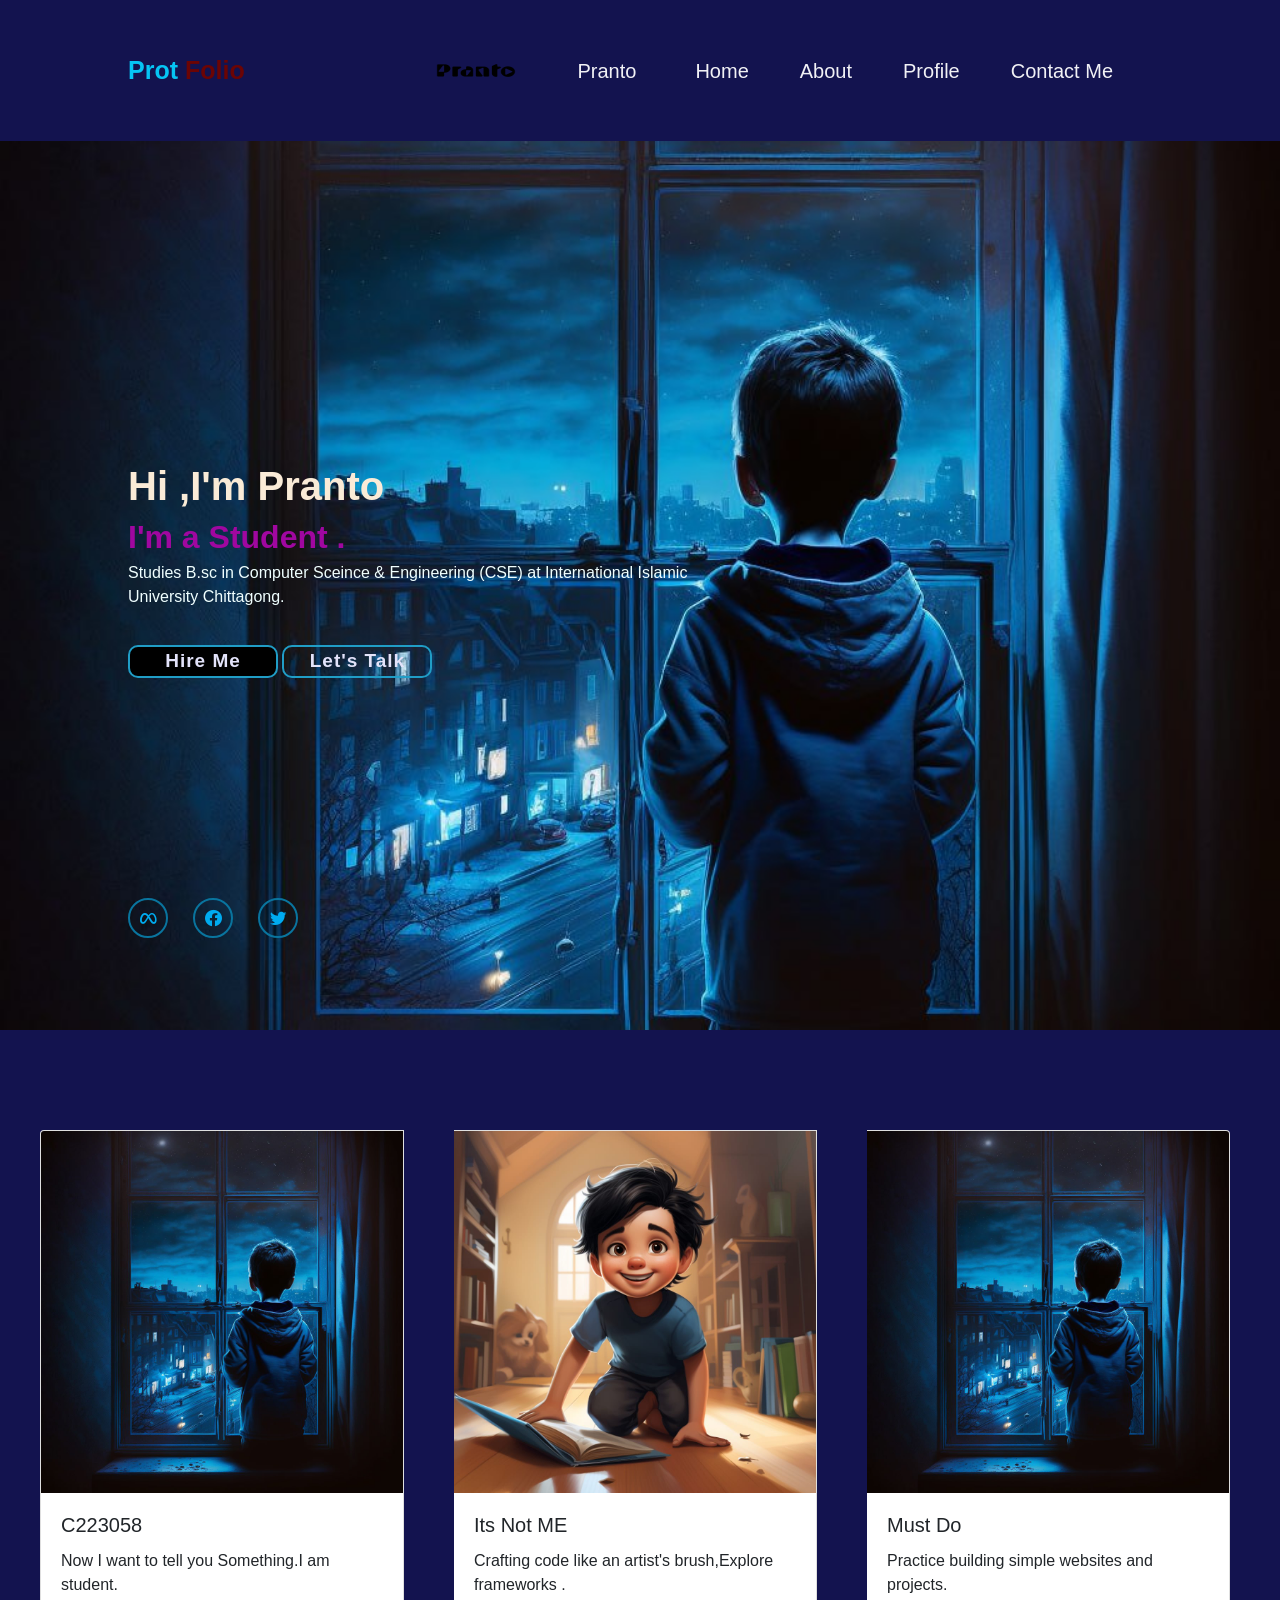
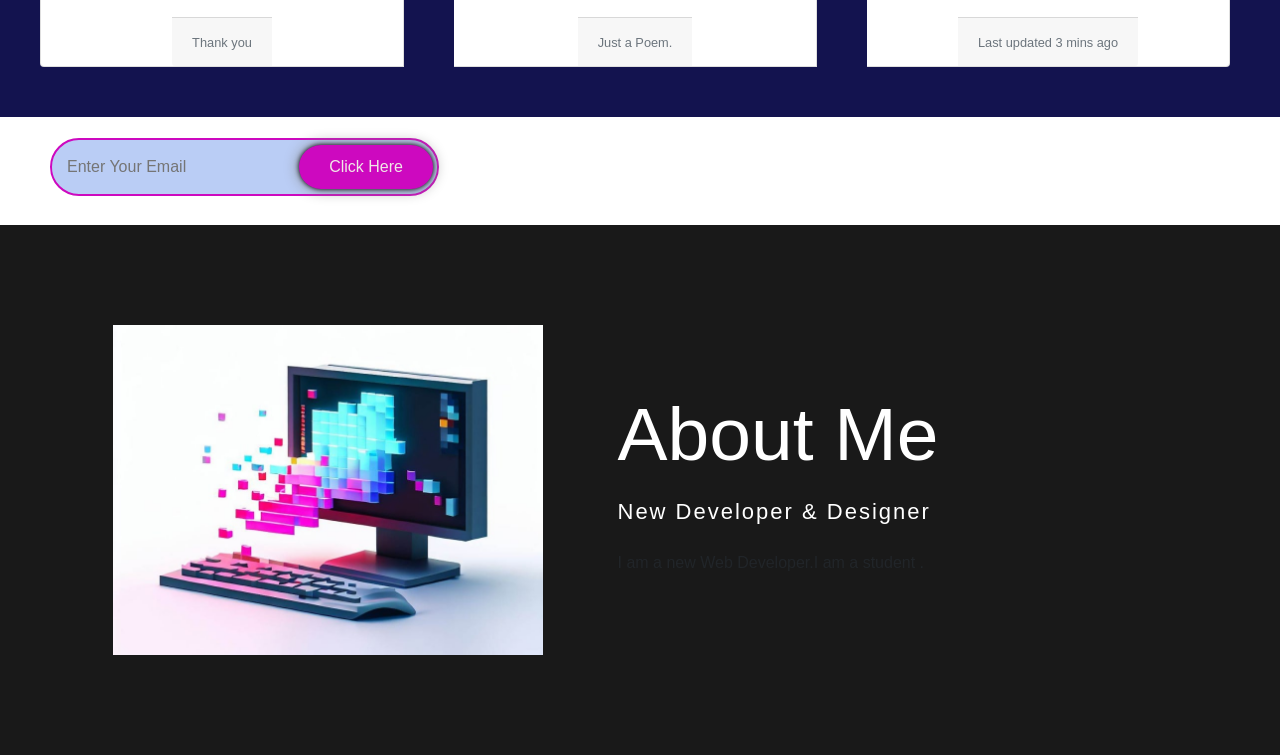
<file: index.html>
<!DOCTYPE html>
<html lang="en">

<head>
  <meta charset="UTF-8">
  <meta name="viewport" content="width=device-width, initial-scale=1.0">
  <title>Personal-Protfolio</title>
  <link rel="stylesheet" href="pp.css">

  <link href='https://unpkg.com/boxicons@2.1.4/css/boxicons.min.css' rel='stylesheet'>

  <link rel="stylesheet" href="https://cdn.jsdelivr.net/npm/bootstrap@4.4.1/dist/css/bootstrap.min.css"
    integrity="sha384-Vkoo8x4CGsO3+Hhxv8T/Q5PaXtkKtu6ug5TOeNV6gBiFeWPGFN9MuhOf23Q9Ifjh" crossorigin="anonymous">

  <link href="https://cdnjs.cloudflare.com/ajax/libs/font-awesome/6.4.2/css/all.min.css" rel="stylesheet">

  <link rel="stylesheet" href="https://cdnjs.cloudflare.com/ajax/libs/font-awesome/6.4.2/css/all.min.css"
    integrity="sha512-z3gLpd7yknf1YoNbCzqRKc4qyor8gaKU1qmn+CShxbuBusANI9QpRohGBreCFkKxLhei6S9CQXFEbbKuqLg0DA=="
    crossorigin="anonymous" referrerpolicy="no-referrer" />

</head>

<body>
  <header class="header">
    <a href="#" class="logo">Prot<span> Folio</span></a>
    <nav class="navbar navbar-expand-lg bg-body-tertiary">
      <div class="fixed-nav-var"></div>
      <div class="container-fluid">
        <a class="navbar-brand" href="#">
          <img src="/po.png" alt="Bootstrap" width="100" height="75" class="rounded">
        </a>
        <a class="navbar-brand" href="#">Pranto</a>
        <button class="navbar-toggler" type="button" data-bs-toggle="collapse" data-bs-target="#navbarNav"
          aria-controls="navbarNav" aria-expanded="false" aria-label="Toggle navigation">
          <span class="navbar-toggler-icon"></span>
        </button>
        <div class="collapse navbar-collapse" id="navbarNav">
          <ul class="navbar-nav">
            <li class="nav-item">
              <!-- <a class="nav-link active" aria-current="page" href="#home">Home</a> -->
              <a class="nav-link" href="#">Home</a>
            </li>
            <li class="nav-item">
              <a class="nav-link" href="#about">About</a>
            </li>
            <li class="nav-item">
              <a class="nav-link" href="#profile">Profile</a>
            </li>
            <li class="nav-item">
              <a class="nav-link" href="#Contactss">Contact Me</a>
            </li>
            
          </ul>
        </div>
      </div>
    </nav>
  </header>
  <section class="dummy">

  </section>
  <section class="home" id="#home">
    <div class="home-content">
      <h1>Hi ,I'm Pranto</h1>
      <h3> I'm a Student .</h3>
      <p>Studies B.sc in Computer Sceince & Engineering (CSE) at International Islamic University Chittagong.</p>
      <div class="btn-box">
        <a href="#">Hire Me</a>
        <a href="#">Let's Talk</a>
      </div>
    </div>
    <div class="home-sci">
      <a href="#"><i class='bx bxl-meta'></i></a>
      <a href="'#"><i class='bx bxl-facebook-circle'></i></a>
      <a href="'#"><i class='bx bxl-twitter'></i></a>

    </div>
    
  </section>

  <!--Card Attach-->
  <div class="card-group card-container" style="background-color: rgb(19, 19, 79);" id="profile">
    <div class="card">
      <img src="p1.jpg" class="card-img-top" alt="...">
      <div class="card-body">
        <h5 class="card-title">C223058</h5>
        <p class="card-text">
          Now I want to tell you Something.I am student.
        </p>

      </div>
      <div class="card-footer">
        <small class="text-muted">Thank you </small>
      </div>
    </div>
    <div class="card">
      <img src="bb.jpeg" class="card-img-top" alt="...">
      <div class="card-body">
        <h5 class="card-title">Its Not ME</h5>
        <p class="card-text">Crafting code like an artist's brush,Explore frameworks .
        </p>
      </div>
      <div class="card-footer">
        <small class="text-muted">Just a Poem.</small>
      </div>
    </div>
    <div class="card">
      <img src="p1.jpg" class="card-img-top" alt="...">
      <div class="card-body">
        <h5 class="card-title">Must Do</h5>
        <p class="card-text">Practice building simple websites and projects.
        </p>
      </div>
      <div class="card-footer">
        <small class="text-muted">Last updated 3 mins ago</small>
      </div>
    </div>
  </div>

  <!--contact-->
  <div class="newslatter" id="Contactss">
    <form>
      <input type="email" name="email" id="mail" placeholder="Enter Your Email">
      <input type="submit" name="submit" value="Click Here">
      
    </form>
  </div>

  <section class="about" id="about">
    <div class="main">
      <img src="rt.jpg">
      <div class="about-text">
        <h2> About Me</h2>
        <h5> New Developer & Designer </h5>
        <p>I am a new Web Developer.I am a student .</p>

      </div>
    </div>
  </section>




</body>

</html>
</file>
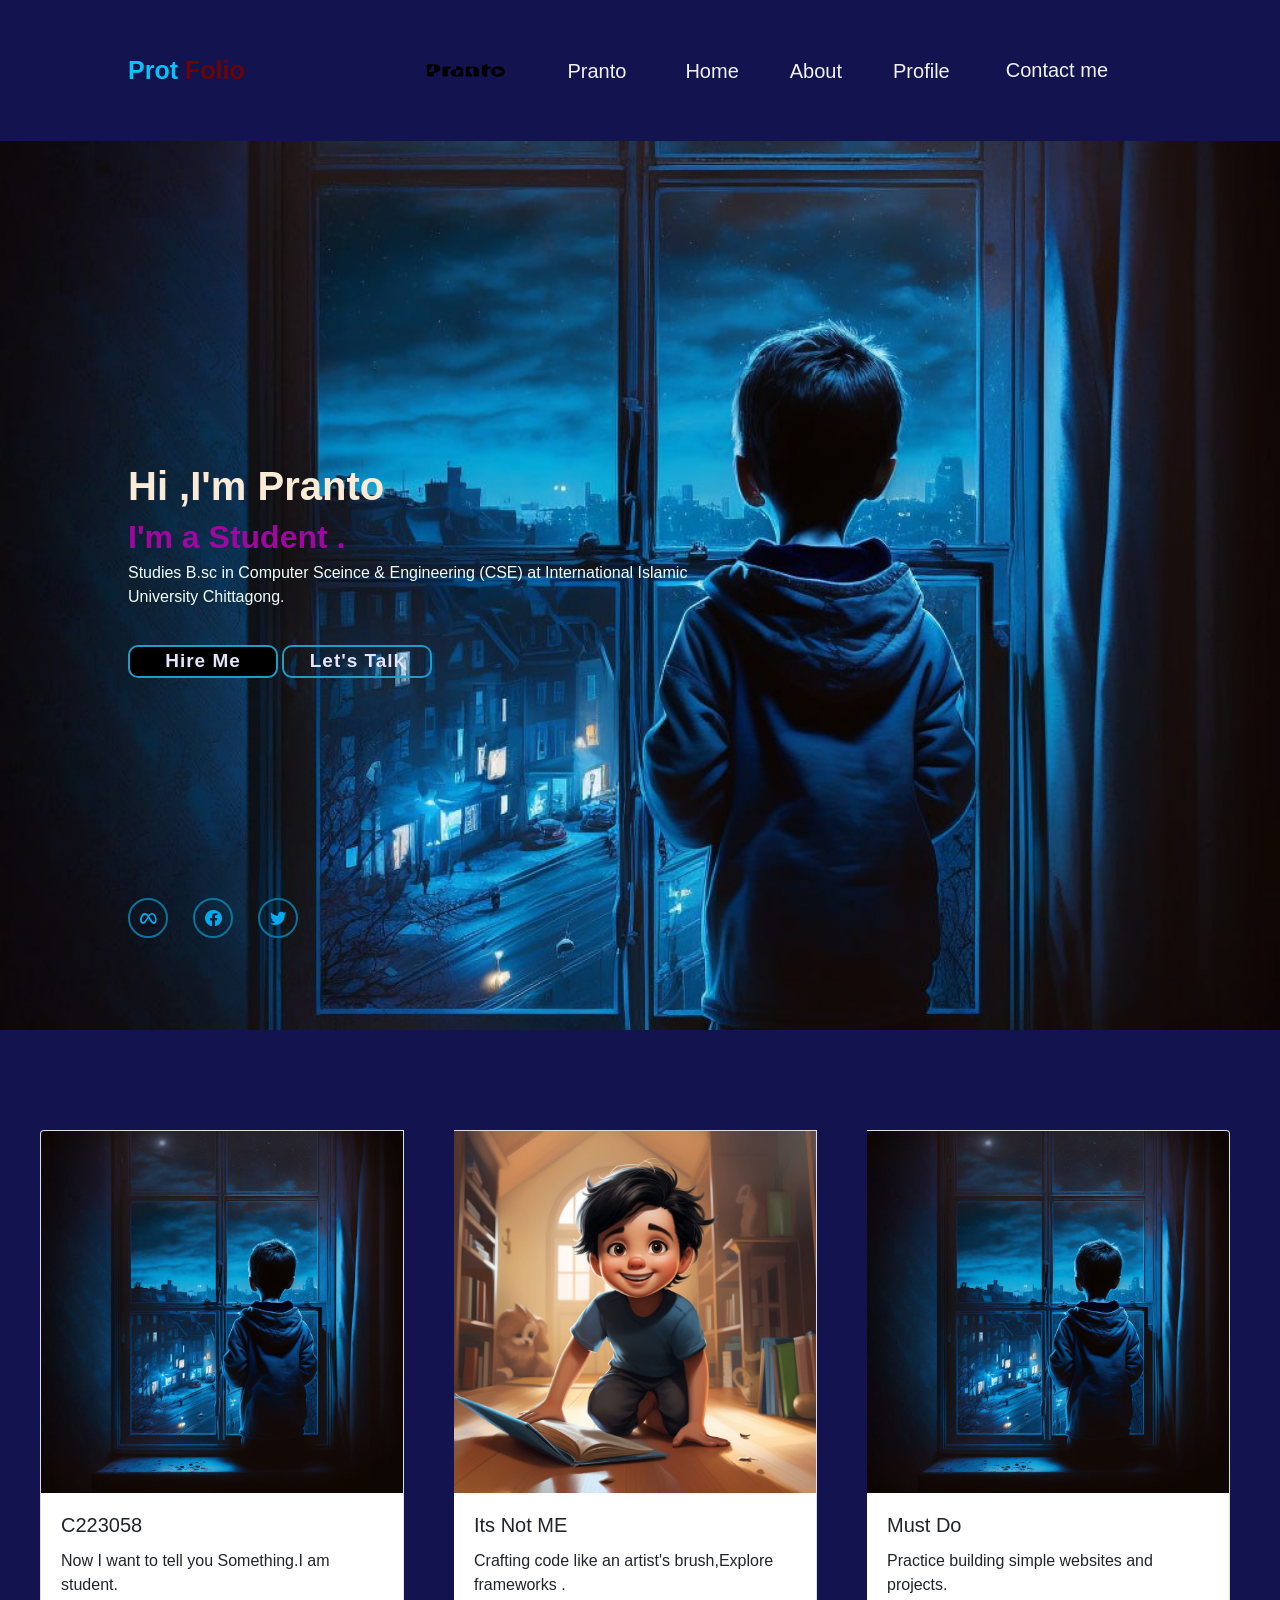
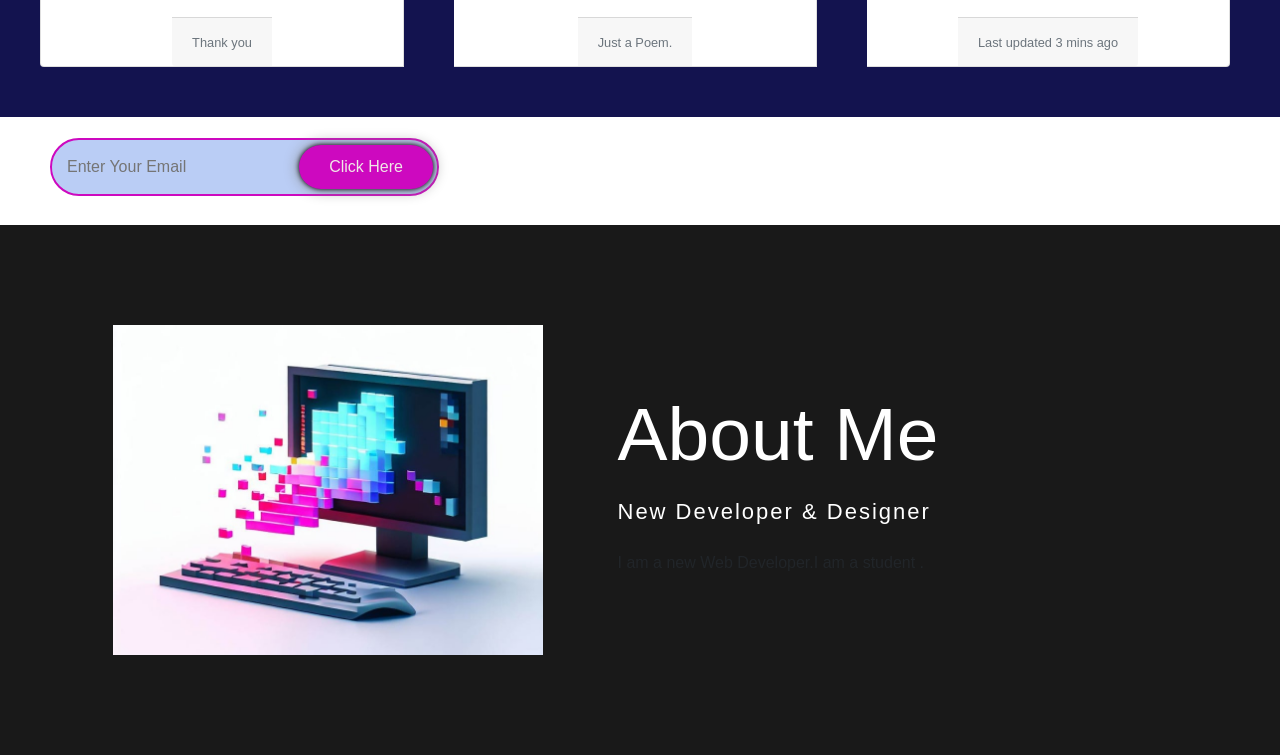
<file: pp.html>
<!DOCTYPE html>
<html lang="en">

<head>
  <meta charset="UTF-8">
  <meta name="viewport" content="width=device-width, initial-scale=1.0">
  <title>Personal-Protfolio</title>
  <link rel="stylesheet" href="pp.css">

  <link href='https://unpkg.com/boxicons@2.1.4/css/boxicons.min.css' rel='stylesheet'>

  <link rel="stylesheet" href="https://cdn.jsdelivr.net/npm/bootstrap@4.4.1/dist/css/bootstrap.min.css"
    integrity="sha384-Vkoo8x4CGsO3+Hhxv8T/Q5PaXtkKtu6ug5TOeNV6gBiFeWPGFN9MuhOf23Q9Ifjh" crossorigin="anonymous">

  <link href="https://cdnjs.cloudflare.com/ajax/libs/font-awesome/6.4.2/css/all.min.css" rel="stylesheet">

  <link rel="stylesheet" href="https://cdnjs.cloudflare.com/ajax/libs/font-awesome/6.4.2/css/all.min.css"
    integrity="sha512-z3gLpd7yknf1YoNbCzqRKc4qyor8gaKU1qmn+CShxbuBusANI9QpRohGBreCFkKxLhei6S9CQXFEbbKuqLg0DA=="
    crossorigin="anonymous" referrerpolicy="no-referrer" />

</head>

<body>
  <header class="header">
    <a href="#" class="logo">Prot<span> Folio</span></a>
    <nav class="navbar navbar-expand-lg bg-body-tertiary">
      <div class="fixed-nav-var"></div>
      <div class="container-fluid">
        <a class="navbar-brand" href="#">
          <img src="/po.png" alt="Bootstrap" width="100" height="75" class="rounded">
        </a>
        <a class="navbar-brand" href="#">Pranto</a>
        <button class="navbar-toggler" type="button" data-bs-toggle="collapse" data-bs-target="#navbarNav"
          aria-controls="navbarNav" aria-expanded="false" aria-label="Toggle navigation">
          <span class="navbar-toggler-icon"></span>
        </button>
        <div class="collapse navbar-collapse" id="navbarNav">
          <ul class="navbar-nav">
            <li class="nav-item">
              <!-- <a class="nav-link active" aria-current="page" href="#home">Home</a> -->
              <a class="nav-link" href="#">Home</a>
            </li>
            <li class="nav-item">
              <a class="nav-link" href="#about">About</a>
            </li>
            <li class="nav-item">
              <a class="nav-link" href="#profile">Profile</a>
            </li>
            <li class="nav-item">
              <a href="#contact" class="btn">Contact me</a>
            </li>
          </ul>
        </div>
      </div>
    </nav>
  </header>
  <section class="dummy">

  </section>
  <section class="home" id="#home">
    <div class="home-content">
      <h1>Hi ,I'm Pranto</h1>
      <h3> I'm a Student .</h3>
      <p>Studies B.sc in Computer Sceince & Engineering (CSE) at International Islamic University Chittagong.</p>
      <div class="btn-box">
        <a href="#">Hire Me</a>
        <a href="#">Let's Talk</a>
      </div>
    </div>
    <div class="home-sci">
      <a href="#"><i class='bx bxl-meta'></i></a>
      <a href="'#"><i class='bx bxl-facebook-circle'></i></a>
      <a href="'#"><i class='bx bxl-twitter'></i></a>

    </div>
    
  </section>

  <!--Card Attach-->
  <div class="card-group card-container" style="background-color: rgb(19, 19, 79);" id="profile">
    <div class="card">
      <img src="p1.jpg" class="card-img-top" alt="...">
      <div class="card-body">
        <h5 class="card-title">C223058</h5>
        <p class="card-text">
          Now I want to tell you Something.I am student.
        </p>

      </div>
      <div class="card-footer">
        <small class="text-muted">Thank you </small>
      </div>
    </div>
    <div class="card">
      <img src="bb.jpeg" class="card-img-top" alt="...">
      <div class="card-body">
        <h5 class="card-title">Its Not ME</h5>
        <p class="card-text">Crafting code like an artist's brush,Explore frameworks .
        </p>
      </div>
      <div class="card-footer">
        <small class="text-muted">Just a Poem.</small>
      </div>
    </div>
    <div class="card">
      <img src="p1.jpg" class="card-img-top" alt="...">
      <div class="card-body">
        <h5 class="card-title">Must Do</h5>
        <p class="card-text">Practice building simple websites and projects.
        </p>
      </div>
      <div class="card-footer">
        <small class="text-muted">Last updated 3 mins ago</small>
      </div>
    </div>
  </div>
  <div class="newslatter" id="contact">
    <form>
      <input type="email" name="email" id="mail" placeholder="Enter Your Email">
      <input type="submit" name="submit" value="Click Here">
    </form>
  </div>
  <section class="about" id="about">
    <div class="main">
      <img src="rt.jpg">
      <div class="about-text">
        <h2> About Me</h2>
        <h5> New Developer & Designer </h5>
        <p>I am a new Web Developer.I am a student .</p>

      </div>
    </div>
  </section>




</body>

</html>
</file>
<file: pp.css>
* {
    margin: 0;
    padding: 0;
    box-sizing: border-box;
    font-family: 'poppins', sans-serif;

}

.body {

    background-color: rgb(160, 86, 169);

}

.header {
    position: fixed;
    top: 0;
    left: 0;
    width: 100%;
    padding: 20px 10%;
    /* background color added*/
    background: rgb(19, 19, 79);
    display: flex;
    justify-content: space-between;
    align-items: center;
    z-index: 100;
}

.logo {
    font-size: 25px;
    color: rgb(6, 196, 244);
    text-decoration: none;
    font-smooth: 700;
    font-weight: 700;
}

.logo ::before {
    content: '';
    position: absolute;
    top: 0;
    right: 0;
    /* width 100% changed to 80% */
    width: 80%;
    height: 30%;
    background-color: rgb(0, 0, 0);
    animation: showRight 2s ease forwards;
    animation-delay: .2s;
    margin: 55px;
    margin-right: 20px;
    margin-left: 40px;
    left: 80px;
    right: 150px;
}

.logo span {
    color: rgb(107, 4, 4);
}

.navbar a {
    font-size: 20px;
    color: rgb(241, 241, 245);
    text-decoration: none;
    font-weight: 500;
    margin-left: 35px;
    transition:.3s;

}

.navbar a:hover,
.navbar a.active {
    color: #0fe7ff;
}

.btn a {
    position: relative;
    display: inline-flex;
    justify-content: center;
    align-items: center;
    width: 150px;
    height: 100%;
    background-color: rgb(0, 0, 0);
    border: 2px solid rgb(174, 17, 192);
    border-radius: 10px;
    font-size: 19px;
    color: rgb(96, 96, 208);
    text-decoration: none;
    font-weight: 600;
    letter-spacing: 1px;
    margin-top: 20px;
    z-index: 1;

}

.btn a:hover {
    color: #00abf0;
}

.home {
    height: 100vh;
    background: url('p1.jpg') no-repeat;
    background-size: cover;
    background-position: center;
    display: flex;
    align-items: center;
    padding: 0 10%;
    /* margin added*/
    margin-top: 50px;
}

.home-content {
    margin: 20px 0 40px;
    max-width: 600px;
}

.home-content h1 {
    font: size 56px;
    font-weight: 700;
    font-style: normal;
    line-height: 1.2;
    color: antiquewhite;

}

.home-content h3 {
    font-size: 32px;
    font-weight: 700;
    color: rgb(160, 7, 160);
    margin: 2px 0 5px;
}

.home-content p {
    font-size: 16px;
    color: azure;
}

.home-content btn-box {
    display: flex;
    justify-content: space-between;
    font-size: 1000;

}

.btn-box a {
    position: relative;
    display: inline-flex;
    justify-content: center;
    align-items: center;
    width: 150px;
    height: 100%;
    background-color: black;
    border: 2px solid rgb(32, 157, 198);
    border-radius: 10px;
    font-size: 19px;
    color: rgb(227, 227, 250);
    text-decoration: none;
    font-weight: 600;
    letter-spacing: 1px;
    margin-top: 20px;
    z-index: 1;
}

.btn-box a:hover {
    color: #00abf0;
}

.btn-box a:nth-child(1) {
    background: rgb(0, 0, 0);
}

.btn-box a:nth-child(2) {
    background: transparent;
}

.home-sci {
    position: absolute;
    bottom: .1px;
    width: 170px;
    margin-top: 50px;
    padding: auto;
    display: flex;
    justify-content: space-between;
   height: 2px;
    
    
}

.home-sci a {
    position: relative;
    display: inline-flex;
    justify-content: center;
    align-items: center;
    width: 40px;
    height: 40px;
    background: transparent;
    border: 2px solid #09749e;
    border-radius: 50%;
    font-size: 20px;
    color: #00abf0;
    text-decoration: none;
    z-index: 1;
    overflow: hidden;
    transition: .7s;
    
}

.home-sci a:hover {
    color: white;
}

.home-sci a::before {
    content: '';
    position: absolute;
    top: 0;
    left: 0;
    width: 0%;
    height: 100%;
    background-color: #14b2d2;
    z-index: -1;
}


.home-sci a:hover::before {
    width: 100%;

}
.dummy{
    width: 100%;
    height: 80px;

} 

/*KEYFRAMS ANIMATION*/
@keyframes showRight{
100%{
    width: 0;
}
}
.card-container{
    padding-bottom: 50px;
}
.card {
    margin: 100px 50px 20px 40px;
    align-items: center;
    border: 5px;
    height: 50%;
    width: 50%;
    box-shadow: inset;
    border-radius: 10px;
    
}

.newslatter {

    position: end;
    top: 50%;
    left: 8%;
    transform: translateY(-50%);
    margin: 50px 0 0px 50px;
    background-color: transparent;
}

.newslatter form {
    width: 389px;
    max-width: 100%;
    position: relative;


}

.newslatter form input:first-child {
    display: inline-block;
    width: 100%;
    padding: 15px 130px 15px 15px;
    border: 2px solid #cd09bf;
    outline: none;
    border-radius: 60px;
    background-color: rgb(186, 205, 245);

}

.newslatter form input:last-child {
    position: absolute;
    display: inline-block;
    outline: none;
    border: none;
    border-radius: 50px;
    padding: 10px 30px;
    background-color: #cd09bf;
    color: rgb(240, 231, 231);
    box-shadow: 0px 0px 5px #000, 0px 0px 15px #858585;
    top: 6px;
    right: 6px;
    margin-top: 1px;
}

.about {
    width: 100%;
    padding: 100px 0px;
    background-color: #191919;

}

.about img {
    height: auto;
    width: 430px;
}

.about-text {
    width: 550px;
}

.main {
    width: 1130px;
    max-width: 95%;
    align-items: center;
    justify-content: space-around;
    display: flex;
    margin: 0 auto;
}

.about-text h2 {
    color: white;
    font-size: 75px;
    text-transform: capitalize;
    margin-bottom: 20px;
}

.about-text h5 {
    color: white;
    letter-spacing: 2px;
    font-size: 22px;
    margin-bottom: 25px;
    text-transform: capitalize;
}
</file>
